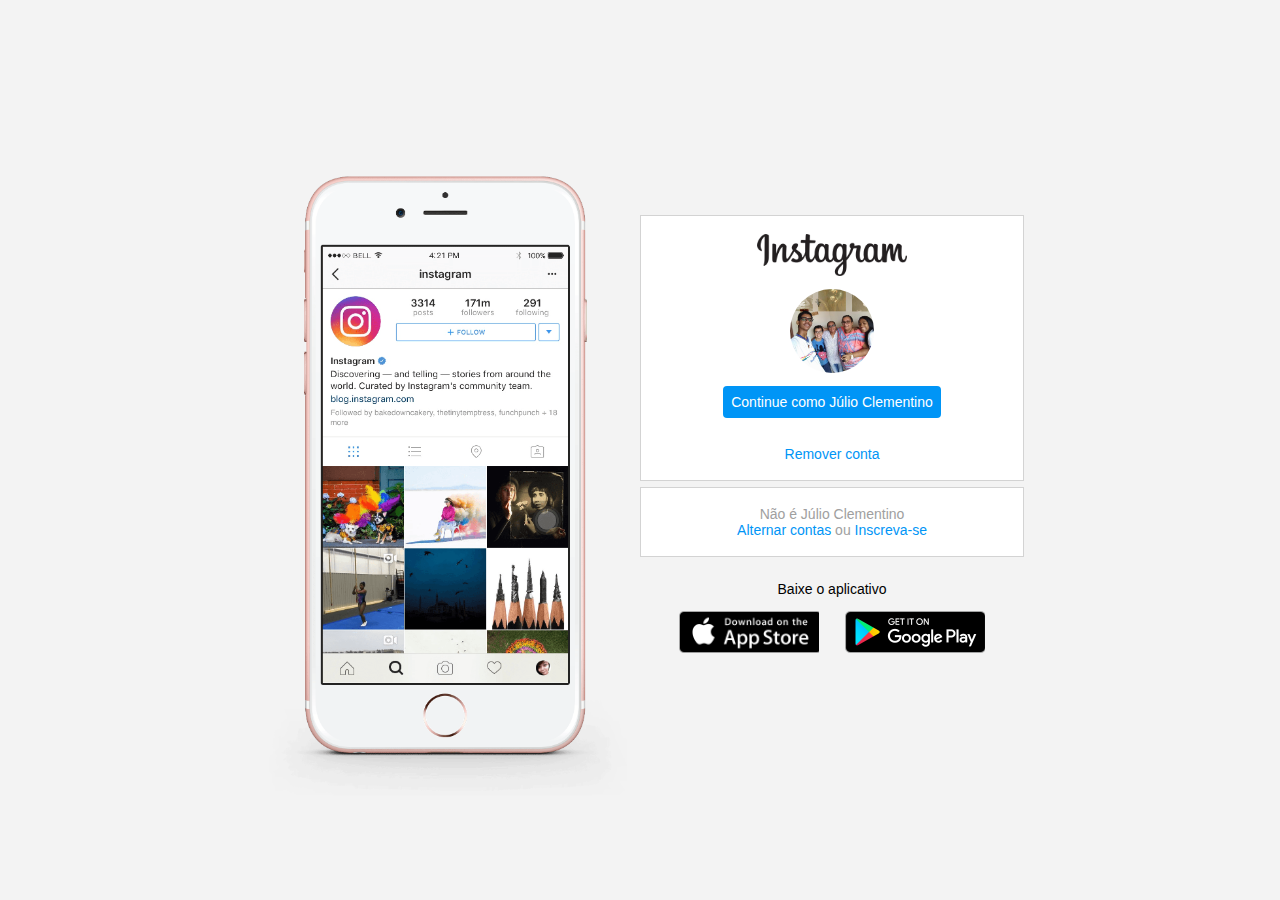
<file: index.html>
<!DOCTYPE html>
<html lang="pt-br">
<head>
    <meta charset="UTF-8">
    <meta http-equiv="X-UA-Compatible" content="IE=edge">
    <meta name="viewport" content="width=device-width, initial-scale=1.0">
    <link rel="stylesheet" href="style.css">
    <title>Instagram</title>
</head>
<body>
    <div class="instagram-wrapper">
        <div class="instagram-phone">
            <img src = "img/instagram-celular.png" alt="celular">
        </div>
        <div class="instagram-continue">
            <div class="group">
                <img src="img/instagram-logo.png" class = "instagram-logo" alt = "Instagram logo">
                <div class="profile-photo">
                    <img src="img/perfil-instagram.jpg" alt="foto de perfil">
                </div>
                <a href="#" class = "instagram-login">Continue como Júlio Clementino</a>
                <a href="#" class = "instagram-logout">Remover conta</a>
            </div>
            <div class = "group">
                <p class="not-account">Não é Júlio Clementino</p>
                <p class="not-account">
                    <span class="link-blue">Alternar contas</span>
                    ou
                    <span class="link-blue">Inscreva-se</span>
                </p>
            </div>
            <div class="get-the-app">
                <p class="get-app">Baixe o aplicativo</p>
                <div class="download">
                    <a href = "#" class = "app-download"></a>
                    <a href = "#" class = "app-download"></a>
                </div>
            </div>
        </div>
    </div>
</body>
</html>
</file>
<file: style.css>
* {
    padding: 0;
    margin: 0;
    box-sizing: border-box;
    text-decoration: none;
    font-family: sans-serif;
    font-size: 14px;
}

body{
    width: 100%;
    min-height: 100vh;
    background-color: rgb(243,243,243);
    margin: 0;
    padding: 0;
    display: flex;
    justify-content: center;
}

.instagram-wrapper{
    display: flex;
    align-items: center;
    justify-content: start;
    width: 60%;
    height: 100vh;
}

.instagram-phone{
    display: flex;
    align-items: center;
    justify-content: center;
    width: 50%;
}

.instagram-phone img{
    height: 50rem;
}

.instagram-continue{
    display: flex;
    align-items: center;    /* Horizontal */
    justify-content: space-around; /* Vertical */
    flex-direction: column;
    width: 50%;
    min-height: 34rem;
}

.group{
    display: flex;
    justify-content: space-between;
    align-items: center;
    flex-direction: column;
    background-color: #ffffff;
    width: 100%;
    padding: 1.3rem 0;
    border: 1px solid lightgray;
}

.group:nth-child(1){
    min-height: 19rem;
}

.instagram-logo{
    height: 3rem;
}

.profile-photo {
    display: flex;
    justify-content: center;
    align-items: center;
    border-radius: 50%;
    overflow: hidden;
}

.profile-photo img{
    height: 6rem;
}

.instagram-login{
    background-color: #0095f6;
    color: #fff;
    padding: 8px;
    border-radius: 4px;
}

.instagram-logout{
    color: #0095f6;
    margin-top: 1rem;

}

.not-account{
    color: rgb(160,160,160);
}

.link-blue{
    color: #0095f6;   
}

.get-the-app{
    display: flex;
    flex-direction: column;
    align-items: center;
    justify-content: center;
    width: 100%;
    padding: 1.3rem 0;
}

.download{
    display: flex;
    width: 100%;
    justify-content: space-evenly;
    align-items: center;
    padding: 1rem;
}

.app-download{
    height: 3rem;
    width: 10rem;
    background-size: cover;
}

.app-download:nth-child(1){
    background-image:  url('./img/apple-button.png');
}

.app-download:nth-child(2){
    background-image: url('./img/googleplay-button.png');
}

/* media queries */

@media (max-width: 1024px){
    .instagram-wrapper{
        width: 90%;
    }
}

@media (max-width: 650px){

    body{
        background-color: #ffffff;
    }

    .instagram-wrapper{
        width: 90%;
    }

    .instagram-phone{
        display: none;
    }

    .instagram-continue{
        width: 100%;
    }

    .group{
        border: 1px solid transparent;
    }
}
</file>
